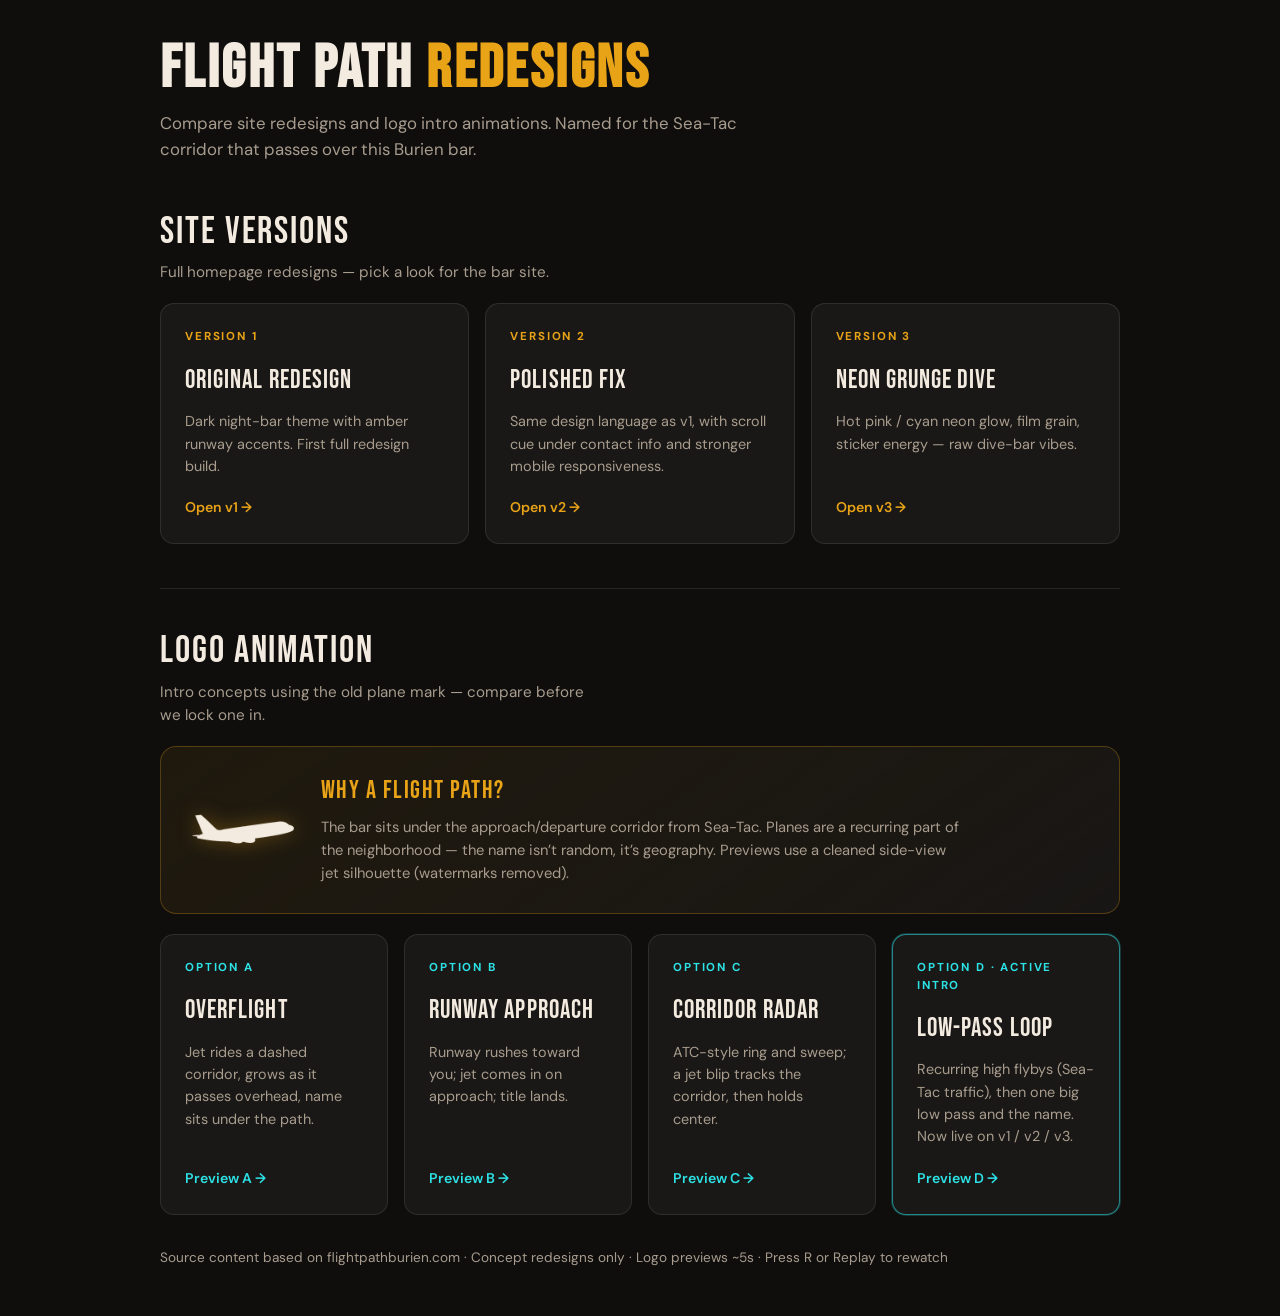
<file: index.html>
<!DOCTYPE html>
<html lang="en">
<head>
  <meta charset="UTF-8" />
  <meta name="viewport" content="width=device-width, initial-scale=1.0" />
  <title>Flight Path Redesigns · Compare Versions</title>
  <meta name="description" content="Compare Flight Path Burien website redesigns and logo animation options inspired by the Sea-Tac flight path." />
  <link rel="preconnect" href="https://fonts.googleapis.com" />
  <link rel="preconnect" href="https://fonts.gstatic.com" crossorigin />
  <link href="https://fonts.googleapis.com/css2?family=DM+Sans:wght@400;500;600;700&family=Bebas+Neue&display=swap" rel="stylesheet" />
  <style>
    :root {
      --bg: #0f0e0d;
      --card: #1a1816;
      --cream: #f3ebe0;
      --muted: #a89c8e;
      --amber: #e8a317;
      --line: rgba(243, 235, 224, 0.1);
      --cyan: #2de2e6;
    }
    * { box-sizing: border-box; margin: 0; padding: 0; }
    body {
      font-family: "DM Sans", system-ui, sans-serif;
      background: var(--bg);
      color: var(--cream);
      min-height: 100vh;
      line-height: 1.55;
      padding: 2.5rem 1.25rem 3rem;
    }
    .wrap {
      max-width: 960px;
      margin: 0 auto;
    }
    h1 {
      font-family: "Bebas Neue", sans-serif;
      font-size: clamp(2.5rem, 8vw, 3.8rem);
      letter-spacing: 0.04em;
      line-height: 0.95;
      margin-bottom: 0.75rem;
    }
    h1 span { color: var(--amber); }
    .lead {
      color: var(--muted);
      max-width: 38rem;
      margin-bottom: 2.5rem;
      font-size: 1.05rem;
    }
    .section-head {
      display: flex;
      flex-wrap: wrap;
      align-items: flex-end;
      justify-content: space-between;
      gap: 1rem;
      margin: 2.75rem 0 1.15rem;
      padding-top: 2rem;
      border-top: 1px solid var(--line);
    }
    .section-head:first-of-type {
      margin-top: 0;
      padding-top: 0;
      border-top: none;
    }
    .section-head h2 {
      font-family: "Bebas Neue", sans-serif;
      font-size: clamp(1.8rem, 4vw, 2.4rem);
      letter-spacing: 0.05em;
      font-weight: 400;
    }
    .section-head p {
      color: var(--muted);
      font-size: 0.95rem;
      max-width: 28rem;
    }
    .plaque {
      background: linear-gradient(145deg, rgba(232, 163, 23, 0.08), rgba(26, 24, 22, 0.9));
      border: 1px solid rgba(232, 163, 23, 0.28);
      border-radius: 16px;
      padding: 1.35rem 1.35rem 1.5rem;
      margin-bottom: 1.25rem;
      display: grid;
      grid-template-columns: auto 1fr;
      gap: 1.15rem;
      align-items: center;
    }
    .plaque img {
      width: 72px;
      height: 72px;
      border-radius: 50%;
      background: #fff;
      object-fit: cover;
      box-shadow: 0 0 24px rgba(232, 163, 23, 0.2);
    }
    .plaque h3 {
      font-family: "Bebas Neue", sans-serif;
      font-size: 1.55rem;
      letter-spacing: 0.06em;
      font-weight: 400;
      margin-bottom: 0.35rem;
      color: var(--amber);
    }
    .plaque p {
      color: var(--muted);
      font-size: 0.92rem;
      max-width: 40rem;
    }
    .grid {
      display: grid;
      gap: 1rem;
    }
    @media (min-width: 720px) {
      .grid { grid-template-columns: repeat(3, 1fr); }
      .grid.four { grid-template-columns: repeat(2, 1fr); }
    }
    @media (min-width: 900px) {
      .grid.four { grid-template-columns: repeat(4, 1fr); }
    }
    a.card {
      display: flex;
      flex-direction: column;
      background: var(--card);
      border: 1px solid var(--line);
      border-radius: 14px;
      padding: 1.5rem;
      text-decoration: none;
      color: inherit;
      transition: transform 0.25s, border-color 0.25s, box-shadow 0.25s;
      min-height: 200px;
    }
    a.card:hover {
      transform: translateY(-4px);
      border-color: rgba(232, 163, 23, 0.35);
      box-shadow: 0 16px 40px rgba(0,0,0,0.35);
    }
    a.card.anim:hover {
      border-color: rgba(45, 226, 230, 0.4);
    }
    .tag {
      font-size: 0.72rem;
      letter-spacing: 0.16em;
      text-transform: uppercase;
      color: var(--amber);
      font-weight: 700;
      margin-bottom: 0.85rem;
    }
    a.card.anim .tag {
      color: var(--cyan);
    }
    .card h2,
    .card h3 {
      font-family: "Bebas Neue", sans-serif;
      font-size: 1.65rem;
      letter-spacing: 0.04em;
      margin-bottom: 0.6rem;
      font-weight: 400;
    }
    .card p {
      color: var(--muted);
      font-size: 0.9rem;
      flex: 1;
    }
    .card .go {
      margin-top: 1.25rem;
      font-weight: 600;
      font-size: 0.88rem;
      color: var(--amber);
    }
    a.card.anim .go {
      color: var(--cyan);
    }
    .note {
      margin-top: 2rem;
      color: var(--muted);
      font-size: 0.85rem;
    }
    @media (max-width: 520px) {
      .plaque {
        grid-template-columns: 1fr;
        text-align: center;
        justify-items: center;
      }
    }
  </style>
</head>
<body>
  <div class="wrap">
    <h1>Flight Path <span>Redesigns</span></h1>
    <p class="lead">
      Compare site redesigns and logo intro animations. Named for the Sea-Tac corridor that passes over this Burien bar.
    </p>

    <div class="section-head">
      <div>
        <h2>Site versions</h2>
        <p>Full homepage redesigns — pick a look for the bar site.</p>
      </div>
    </div>
    <div class="grid">
      <a class="card" href="v1/index.html">
        <div class="tag">Version 1</div>
        <h2>Original redesign</h2>
        <p>Dark night-bar theme with amber runway accents. First full redesign build.</p>
        <div class="go">Open v1 →</div>
      </a>
      <a class="card" href="v2/index.html">
        <div class="tag">Version 2</div>
        <h2>Polished fix</h2>
        <p>Same design language as v1, with scroll cue under contact info and stronger mobile responsiveness.</p>
        <div class="go">Open v2 →</div>
      </a>
      <a class="card" href="v3/index.html">
        <div class="tag">Version 3</div>
        <h2>Neon grunge dive</h2>
        <p>Hot pink / cyan neon glow, film grain, sticker energy — raw dive-bar vibes.</p>
        <div class="go">Open v3 →</div>
      </a>
    </div>

    <div class="section-head">
      <div>
        <h2>Logo animation</h2>
        <p>Intro concepts using the old plane mark — compare before we lock one in.</p>
      </div>
    </div>

    <div class="plaque">
      <img src="logo-anim/plane.png" alt="Airplane silhouette" width="120" height="90" style="width:120px;height:auto;border-radius:0;background:transparent;box-shadow:none;filter:drop-shadow(0 0 10px rgba(232,163,23,0.35));" />
      <div>
        <h3>Why a flight path?</h3>
        <p>
          The bar sits under the approach/departure corridor from Sea-Tac. Planes are a recurring part of the neighborhood —
          the name isn’t random, it’s geography. Previews use a cleaned side-view jet silhouette (watermarks removed).
        </p>
      </div>
    </div>

    <div class="grid four">
      <a class="card anim" href="logo-anim/a-overflight.html">
        <div class="tag">Option A</div>
        <h3>Overflight</h3>
        <p>Jet rides a dashed corridor, grows as it passes overhead, name sits under the path.</p>
        <div class="go">Preview A →</div>
      </a>
      <a class="card anim" href="logo-anim/b-runway-approach.html">
        <div class="tag">Option B</div>
        <h3>Runway approach</h3>
        <p>Runway rushes toward you; jet comes in on approach; title lands.</p>
        <div class="go">Preview B →</div>
      </a>
      <a class="card anim" href="logo-anim/c-corridor-radar.html">
        <div class="tag">Option C</div>
        <h3>Corridor radar</h3>
        <p>ATC-style ring and sweep; a jet blip tracks the corridor, then holds center.</p>
        <div class="go">Preview C →</div>
      </a>
      <a class="card anim" href="logo-anim/d-low-pass.html" style="border-color: rgba(45, 226, 230, 0.55); box-shadow: 0 0 0 1px rgba(45,226,230,0.2);">
        <div class="tag">Option D · Active intro</div>
        <h3>Low-pass loop</h3>
        <p>Recurring high flybys (Sea-Tac traffic), then one big low pass and the name. Now live on v1 / v2 / v3.</p>
        <div class="go">Preview D →</div>
      </a>
    </div>

    <p class="note">
      Source content based on flightpathburien.com · Concept redesigns only · Logo previews ~5s · Press R or Replay to rewatch
    </p>
  </div>
</body>
</html>
</file>
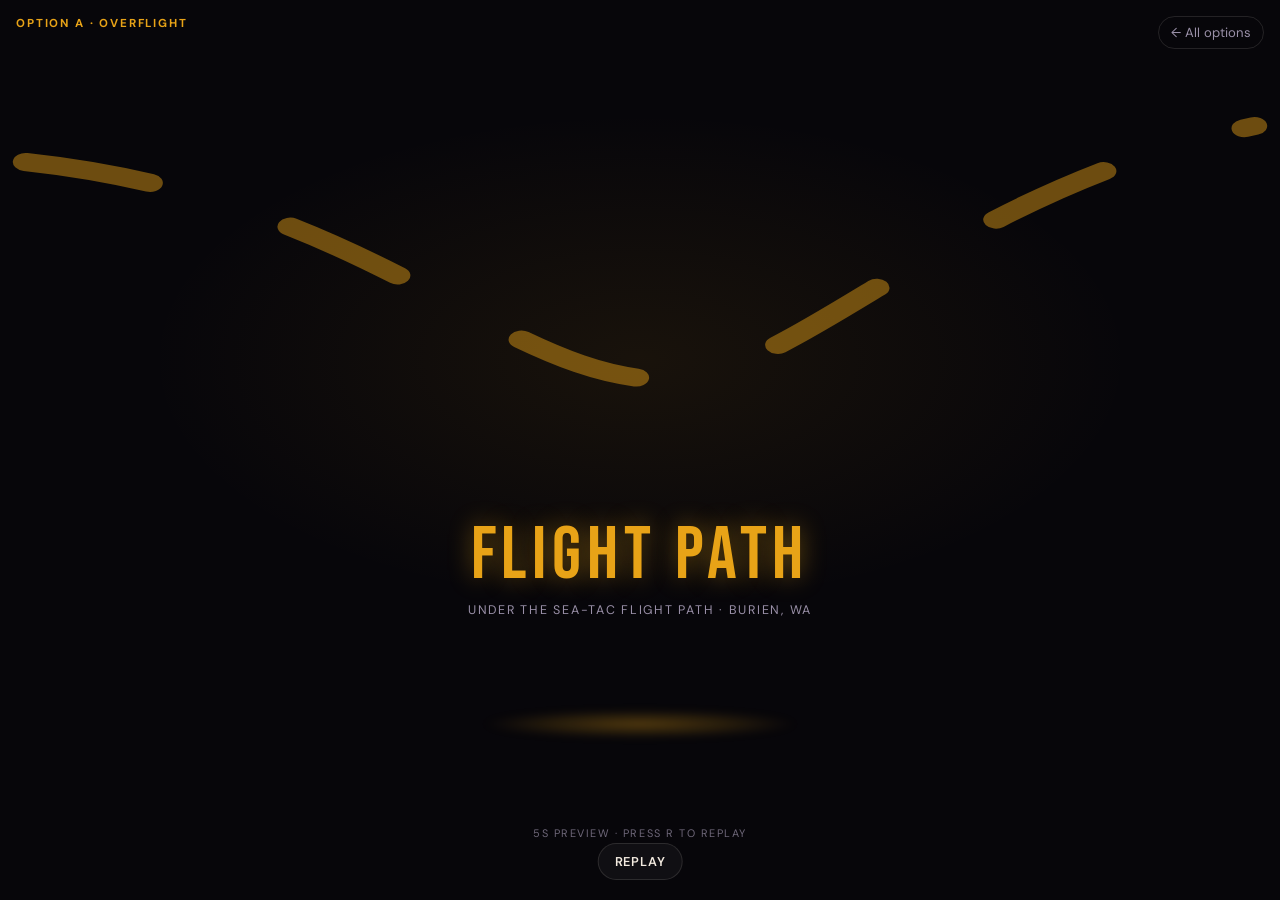
<file: logo-anim/a-overflight.html>
<!DOCTYPE html>
<html lang="en">
<head>
  <meta charset="UTF-8" />
  <meta name="viewport" content="width=device-width, initial-scale=1.0" />
  <title>Logo Anim A · Overflight | Flight Path</title>
  <link rel="preconnect" href="https://fonts.googleapis.com" />
  <link rel="preconnect" href="https://fonts.gstatic.com" crossorigin />
  <link href="https://fonts.googleapis.com/css2?family=Bebas+Neue&family=DM+Sans:wght@400;600;700&display=swap" rel="stylesheet" />
  <link rel="stylesheet" href="shared.css" />
</head>
<body>
  <div id="stage" class="stage anim-a">
    <div class="stage-label">Option A · Overflight</div>
    <a class="back-link" href="../index.html">← All options</a>

    <svg class="sky-path" viewBox="0 0 100 100" preserveAspectRatio="none" aria-hidden="true">
      <path d="M 2 18 C 28 22, 38 40, 50 42 C 62 44, 72 22, 98 14" />
    </svg>
    <div class="ground-glow" aria-hidden="true"></div>

    <div class="flyer" aria-hidden="true">
      <img class="jet jet-side" src="plane.png" alt="" width="320" height="240" />
    </div>

    <div class="title-block">
      <h1>Flight Path</h1>
      <p>Under the Sea-Tac flight path · Burien, WA</p>
    </div>

    <p class="hint">5s preview · Press R to replay</p>
    <div class="controls">
      <button type="button" id="replay">Replay</button>
    </div>
  </div>
  <script src="shared.js"></script>
</body>
</html>
</file>
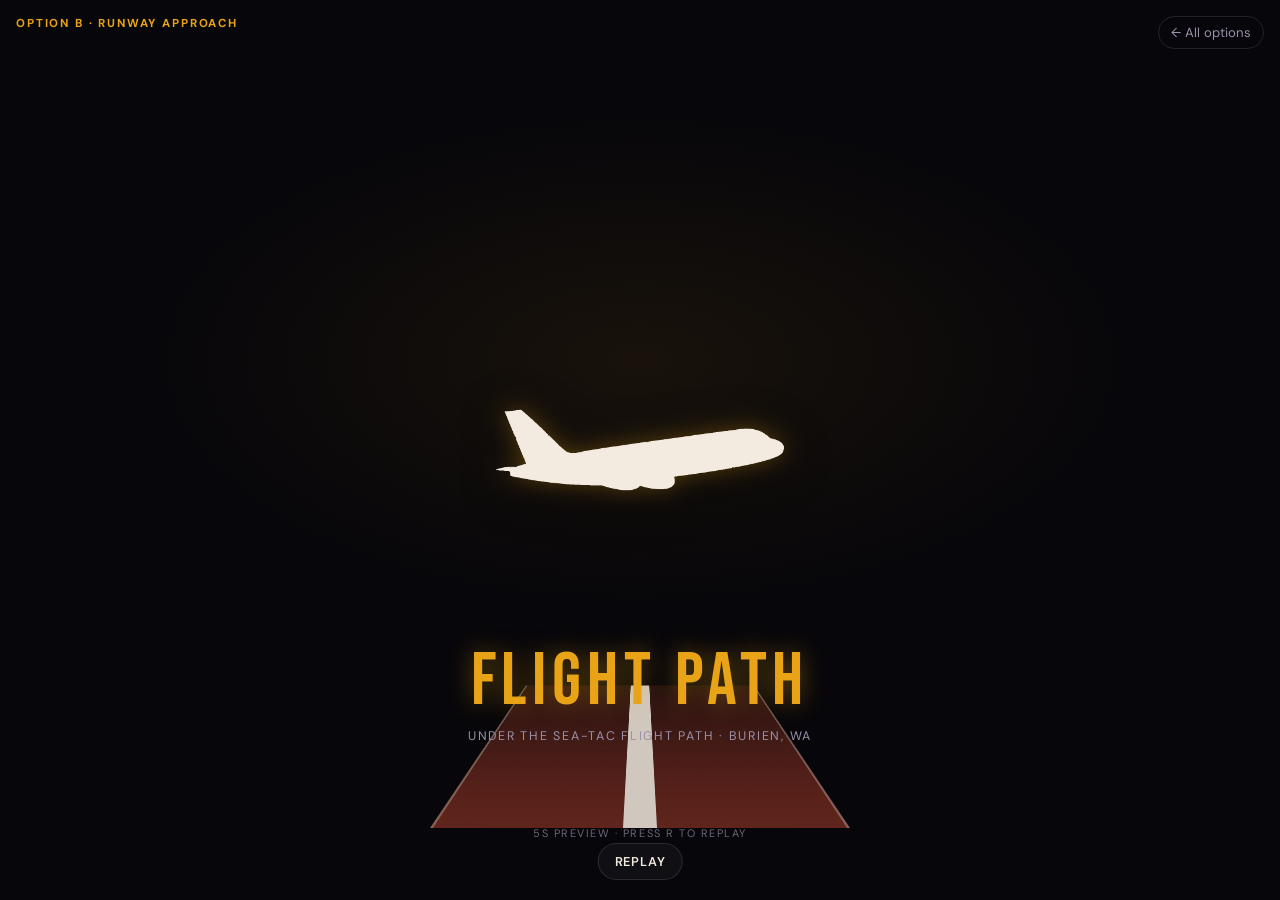
<file: logo-anim/b-runway-approach.html>
<!DOCTYPE html>
<html lang="en">
<head>
  <meta charset="UTF-8" />
  <meta name="viewport" content="width=device-width, initial-scale=1.0" />
  <title>Logo Anim B · Runway Approach | Flight Path</title>
  <link rel="preconnect" href="https://fonts.googleapis.com" />
  <link rel="preconnect" href="https://fonts.gstatic.com" crossorigin />
  <link href="https://fonts.googleapis.com/css2?family=Bebas+Neue&family=DM+Sans:wght@400;600;700&display=swap" rel="stylesheet" />
  <link rel="stylesheet" href="shared.css" />
</head>
<body>
  <div id="stage" class="stage anim-b">
    <div class="stage-label">Option B · Runway Approach</div>
    <a class="back-link" href="../index.html">← All options</a>

    <div class="runway" aria-hidden="true"></div>
    <div class="approach-wrap" aria-hidden="true">
      <img class="jet jet-top" src="plane.png" alt="" width="320" height="240" />
    </div>

    <div class="title-block">
      <h1>Flight Path</h1>
      <p>Under the Sea-Tac flight path · Burien, WA</p>
    </div>

    <p class="hint">5s preview · Press R to replay</p>
    <div class="controls">
      <button type="button" id="replay">Replay</button>
    </div>
  </div>
  <script src="shared.js"></script>
</body>
</html>
</file>
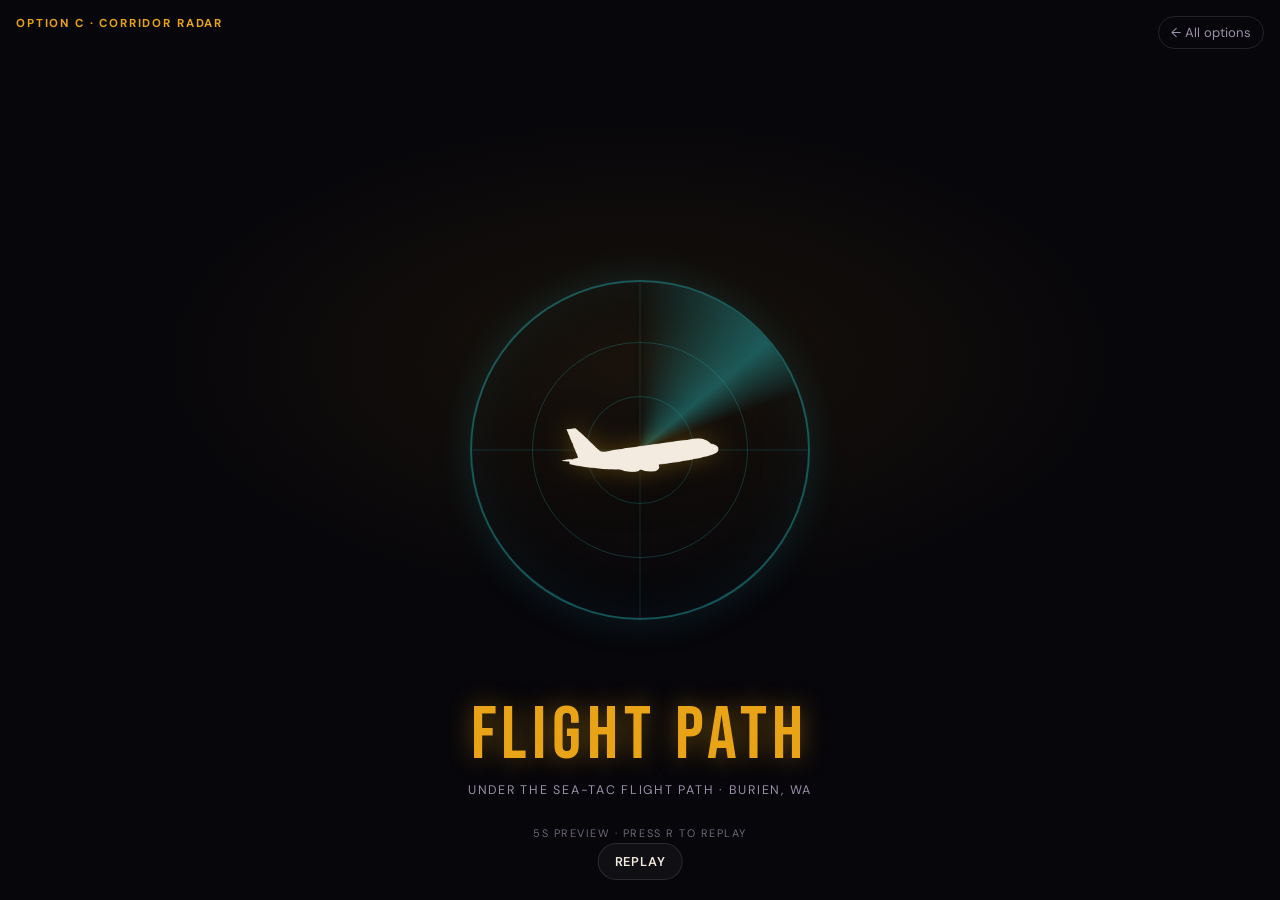
<file: logo-anim/c-corridor-radar.html>
<!DOCTYPE html>
<html lang="en">
<head>
  <meta charset="UTF-8" />
  <meta name="viewport" content="width=device-width, initial-scale=1.0" />
  <title>Logo Anim C · Corridor Radar | Flight Path</title>
  <link rel="preconnect" href="https://fonts.googleapis.com" />
  <link rel="preconnect" href="https://fonts.gstatic.com" crossorigin />
  <link href="https://fonts.googleapis.com/css2?family=Bebas+Neue&family=DM+Sans:wght@400;600;700&display=swap" rel="stylesheet" />
  <link rel="stylesheet" href="shared.css" />
</head>
<body>
  <div id="stage" class="stage anim-c">
    <div class="stage-label">Option C · Corridor Radar</div>
    <a class="back-link" href="../index.html">← All options</a>

    <div class="radar" aria-hidden="true">
      <div class="radar-cross"></div>
      <div class="radar-ring"></div>
      <div class="radar-ring r2"></div>
      <div class="sweep"></div>
      <div class="radar-jet">
        <img class="jet jet-side" src="plane.png" alt="" width="320" height="240" />
      </div>
    </div>

    <div class="title-block">
      <h1>Flight Path</h1>
      <p>Under the Sea-Tac flight path · Burien, WA</p>
    </div>

    <p class="hint">5s preview · Press R to replay</p>
    <div class="controls">
      <button type="button" id="replay">Replay</button>
    </div>
  </div>
  <script src="shared.js"></script>
</body>
</html>
</file>
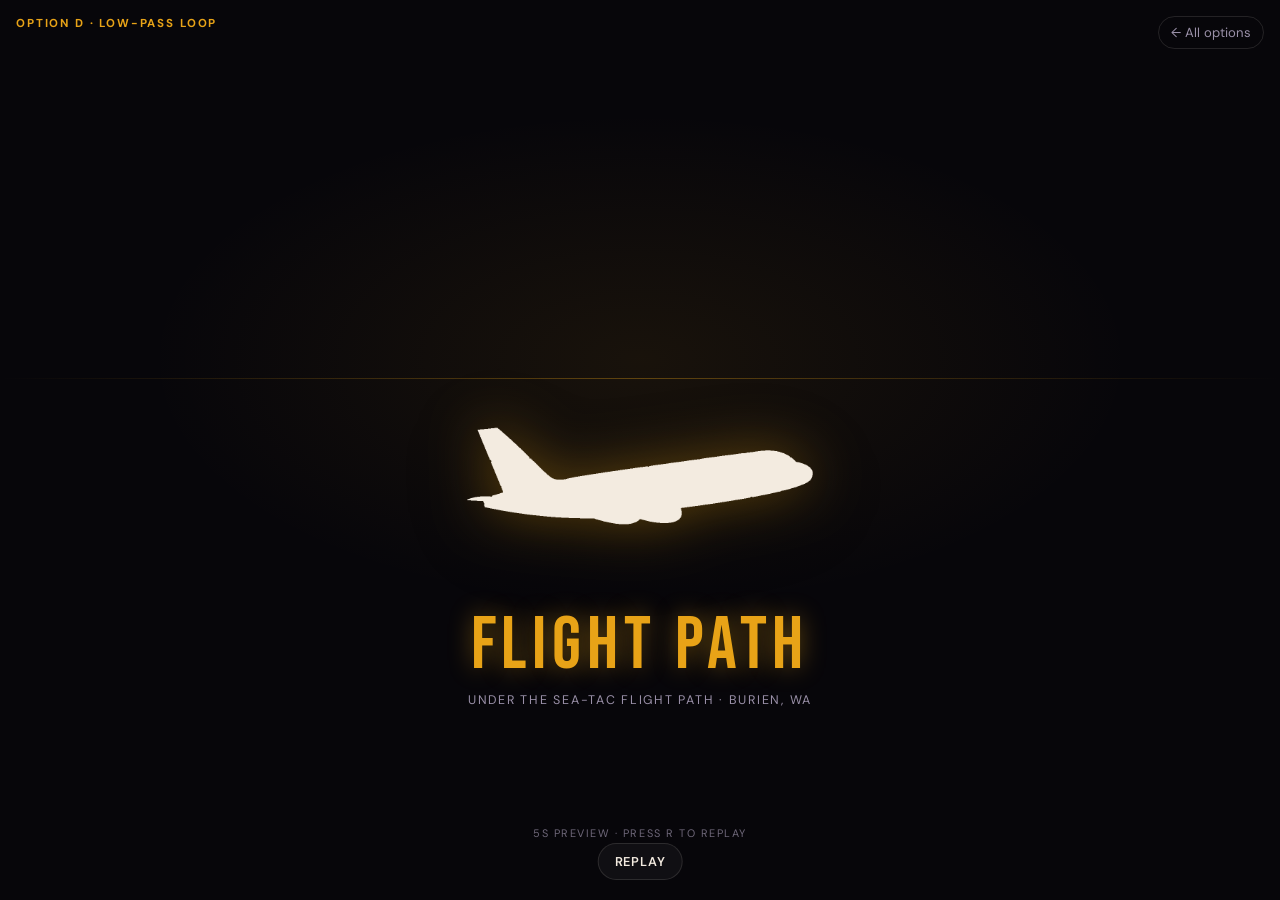
<file: logo-anim/d-low-pass.html>
<!DOCTYPE html>
<html lang="en">
<head>
  <meta charset="UTF-8" />
  <meta name="viewport" content="width=device-width, initial-scale=1.0" />
  <title>Logo Anim D · Low-Pass Loop | Flight Path</title>
  <link rel="preconnect" href="https://fonts.googleapis.com" />
  <link rel="preconnect" href="https://fonts.gstatic.com" crossorigin />
  <link href="https://fonts.googleapis.com/css2?family=Bebas+Neue&family=DM+Sans:wght@400;600;700&display=swap" rel="stylesheet" />
  <link rel="stylesheet" href="shared.css" />
</head>
<body>
  <div id="stage" class="stage anim-d">
    <div class="stage-label">Option D · Low-Pass Loop</div>
    <a class="back-link" href="../index.html">← All options</a>

    <div class="corridor-line" aria-hidden="true"></div>

    <div class="traffic" aria-hidden="true">
      <div class="mini m1">
        <img class="jet jet-side" src="plane.png" alt="" width="320" height="240" />
      </div>
      <div class="mini m2">
        <img class="jet jet-side" src="plane.png" alt="" width="320" height="240" />
      </div>
      <div class="mini m3">
        <img class="jet jet-side" src="plane.png" alt="" width="320" height="240" />
      </div>
    </div>

    <div class="hero-pass" aria-hidden="true">
      <img class="jet jet-side" src="plane.png" alt="" width="320" height="240" />
    </div>

    <div class="title-block">
      <h1>Flight Path</h1>
      <p>Under the Sea-Tac flight path · Burien, WA</p>
    </div>

    <p class="hint">5s preview · Press R to replay</p>
    <div class="controls">
      <button type="button" id="replay">Replay</button>
    </div>
  </div>
  <script src="shared.js"></script>
</body>
</html>
</file>
<file: logo-anim/shared.css>
/* Shared stage for logo animation previews */
:root {
  --void: #07060a;
  --cream: #f3ebe0;
  --muted: #9a90a8;
  --amber: #e8a317;
  --cyan: #2de2e6;
  --pink: #ff2d95;
  --line: rgba(243, 235, 224, 0.12);
  --font-display: "Bebas Neue", Impact, sans-serif;
  --font-body: "DM Sans", system-ui, sans-serif;
  --ease: cubic-bezier(0.22, 1, 0.36, 1);
}

*,
*::before,
*::after {
  box-sizing: border-box;
  margin: 0;
  padding: 0;
}

html,
body {
  height: 100%;
}

body {
  font-family: var(--font-body);
  background: var(--void);
  color: var(--cream);
  overflow: hidden;
  -webkit-font-smoothing: antialiased;
}

.stage {
  position: relative;
  width: 100%;
  height: 100%;
  min-height: 100dvh;
  display: grid;
  place-items: center;
  overflow: hidden;
  background: radial-gradient(ellipse 70% 50% at 50% 40%, rgba(232, 163, 23, 0.08), transparent 55%), var(--void);
}

.stage-label {
  position: absolute;
  top: 1rem;
  left: 1rem;
  z-index: 20;
  font-size: 0.72rem;
  letter-spacing: 0.16em;
  text-transform: uppercase;
  color: var(--amber);
  font-weight: 700;
}

.back-link {
  position: absolute;
  top: 1rem;
  right: 1rem;
  z-index: 20;
  font-size: 0.82rem;
  color: var(--muted);
  text-decoration: none;
  border: 1px solid var(--line);
  padding: 0.45rem 0.75rem;
  border-radius: 999px;
  transition: color 0.2s, border-color 0.2s;
}

.back-link:hover {
  color: var(--cream);
  border-color: rgba(232, 163, 23, 0.4);
}

.controls {
  position: absolute;
  bottom: 1.25rem;
  left: 50%;
  transform: translateX(-50%);
  z-index: 20;
  display: flex;
  gap: 0.65rem;
  align-items: center;
}

.controls button {
  font-family: inherit;
  cursor: pointer;
  border: 1px solid var(--line);
  background: rgba(255, 255, 255, 0.04);
  color: var(--cream);
  padding: 0.55rem 1rem;
  border-radius: 999px;
  font-size: 0.8rem;
  font-weight: 600;
  letter-spacing: 0.06em;
  text-transform: uppercase;
  transition: border-color 0.2s, background 0.2s;
}

.controls button:hover {
  border-color: var(--amber);
  background: rgba(232, 163, 23, 0.1);
}

.hint {
  position: absolute;
  bottom: 3.75rem;
  left: 50%;
  transform: translateX(-50%);
  z-index: 20;
  font-size: 0.68rem;
  letter-spacing: 0.14em;
  text-transform: uppercase;
  color: var(--muted);
  opacity: 0.7;
  white-space: nowrap;
}

/* Title block (shared end state) */
.title-block {
  position: absolute;
  left: 50%;
  top: 62%;
  transform: translate(-50%, 12px);
  text-align: center;
  opacity: 0;
  z-index: 10;
  transition: opacity 0.6s var(--ease), transform 0.6s var(--ease);
  pointer-events: none;
  width: min(90vw, 36rem);
  padding-inline: 0.75rem;
  box-sizing: border-box;
}

.stage.is-playing .title-block.show,
.stage.is-done .title-block,
.stage.reduced .title-block {
  opacity: 1;
  transform: translate(-50%, 0);
}

.title-block h1 {
  font-family: var(--font-display);
  font-size: clamp(2.4rem, 9vw, 4.6rem);
  letter-spacing: 0.08em;
  line-height: 0.95;
  font-weight: 400;
  color: var(--amber);
  text-shadow: 0 0 24px rgba(232, 163, 23, 0.45);
}

.title-block p {
  margin-top: 0.55rem;
  font-size: 0.78rem;
  letter-spacing: 0.14em;
  text-transform: uppercase;
  color: var(--muted);
  max-width: 22rem;
  margin-inline: auto;
  line-height: 1.45;
}

@media (max-width: 600px) and (orientation: portrait) {
  .title-block {
    top: 56%;
  }

  .title-block h1 {
    font-size: clamp(2rem, 10vw, 3rem);
  }

  .anim-d .hero-pass {
    top: 28%;
    width: min(55vw, 240px);
  }
}

.jet {
  display: block;
  width: 100%;
  height: auto;
  object-fit: contain;
  user-select: none;
  pointer-events: none;
  /* PNG is black fill + white outline; on dark stage the body blends and outline reads clean */
  filter: drop-shadow(0 0 12px rgba(232, 163, 23, 0.35)) drop-shadow(0 8px 20px rgba(0, 0, 0, 0.55));
}

.jet-side,
.jet-top {
  width: 100%;
}

/* ========== A · Overflight ========== */
.anim-a .sky-path {
  position: absolute;
  inset: 0;
  width: 100%;
  height: 100%;
  opacity: 0;
  transition: opacity 0.5s ease;
}

.anim-a.is-playing .sky-path {
  opacity: 1;
}

.anim-a .sky-path path {
  fill: none;
  stroke: rgba(232, 163, 23, 0.45);
  stroke-width: 2;
  stroke-dasharray: 10 12;
  stroke-linecap: round;
}

.anim-a.is-playing .sky-path path {
  animation: dashMove 1.2s linear infinite;
}

@keyframes dashMove {
  to {
    stroke-dashoffset: -44;
  }
}

.anim-a .ground-glow {
  position: absolute;
  left: 50%;
  bottom: 18%;
  width: min(60vw, 320px);
  height: 28px;
  transform: translateX(-50%);
  border-radius: 50%;
  background: radial-gradient(ellipse, rgba(232, 163, 23, 0.35), transparent 70%);
  opacity: 0;
  filter: blur(4px);
  transition: opacity 0.6s ease;
}

.anim-a.is-playing .ground-glow {
  opacity: 1;
  animation: groundPulse 1.4s ease-in-out infinite alternate;
}

@keyframes groundPulse {
  from {
    transform: translateX(-50%) scaleX(0.85);
    opacity: 0.45;
  }
  to {
    transform: translateX(-50%) scaleX(1.1);
    opacity: 0.9;
  }
}

.anim-a .flyer {
  position: absolute;
  width: clamp(140px, 28vw, 280px);
  left: 8%;
  top: 12%;
  opacity: 0;
  transform: scale(0.35);
  z-index: 5;
  will-change: transform, left, top, opacity;
}

.anim-a.is-playing .flyer {
  animation: overflight 4.2s var(--ease) 0.2s forwards;
}

@keyframes overflight {
  0% {
    left: -8%;
    top: 14%;
    opacity: 0;
    transform: scale(0.45) rotate(-8deg);
  }
  10% {
    opacity: 1;
  }
  45% {
    left: 38%;
    top: 30%;
    transform: scale(1.05) rotate(-3deg);
  }
  55% {
    left: 48%;
    top: 36%;
    transform: scale(1.35) rotate(0deg);
  }
  100% {
    left: 105%;
    top: 12%;
    opacity: 0.2;
    transform: scale(0.55) rotate(6deg);
  }
}

.anim-a .title-block {
  top: 58%;
}

.anim-a.is-playing .title-block {
  transition-delay: 2.1s;
  opacity: 1;
  transform: translate(-50%, 0);
}

/* ========== B · Runway approach ========== */
.anim-b .runway {
  position: absolute;
  left: 50%;
  bottom: 8%;
  width: min(70vw, 420px);
  height: 42%;
  transform: translateX(-50%) perspective(500px) rotateX(58deg);
  transform-origin: center bottom;
  background:
    linear-gradient(90deg, transparent 0%, transparent 46%, #f3ebe0 46%, #f3ebe0 54%, transparent 54%),
    linear-gradient(180deg, rgba(196, 69, 45, 0.15), rgba(196, 69, 45, 0.55));
  border-left: 3px solid rgba(243, 235, 224, 0.35);
  border-right: 3px solid rgba(243, 235, 224, 0.35);
  opacity: 0;
  z-index: 2;
}

.anim-b.is-playing .runway {
  animation: runwayRush 4.5s var(--ease) forwards;
}

@keyframes runwayRush {
  0% {
    opacity: 0;
    height: 20%;
    filter: blur(2px);
  }
  20% {
    opacity: 1;
  }
  100% {
    opacity: 0.85;
    height: 55%;
    filter: blur(0);
  }
}

.anim-b .approach-wrap {
  position: relative;
  width: min(62vw, 340px);
  opacity: 0;
  transform: scale(0.25) translateY(80px) rotate(-8deg);
  z-index: 5;
}

.anim-b.is-playing .approach-wrap {
  animation: jetApproach 4.5s var(--ease) forwards;
}

@keyframes jetApproach {
  0% {
    opacity: 0;
    transform: scale(0.2) translateY(100px) rotate(-12deg);
  }
  12% {
    opacity: 1;
  }
  55% {
    transform: scale(1.1) translateY(-8px) rotate(-4deg);
  }
  100% {
    opacity: 1;
    transform: scale(1) translateY(0) rotate(0deg);
  }
}

.anim-b .title-block {
  top: 72%;
}

.anim-b.is-playing .title-block {
  transition-delay: 2.4s;
  opacity: 1;
  transform: translate(-50%, 0);
}

/* ========== C · Corridor radar ========== */
.anim-c .radar {
  position: relative;
  width: min(72vw, 340px);
  aspect-ratio: 1;
  border-radius: 50%;
  border: 2px solid rgba(45, 226, 230, 0.35);
  box-shadow: 0 0 40px rgba(45, 226, 230, 0.12), inset 0 0 60px rgba(45, 226, 230, 0.06);
  z-index: 4;
}

.anim-c .radar-ring {
  position: absolute;
  inset: 18%;
  border-radius: 50%;
  border: 1px solid rgba(45, 226, 230, 0.2);
}

.anim-c .radar-ring.r2 {
  inset: 34%;
}

.anim-c .radar-cross::before,
.anim-c .radar-cross::after {
  content: "";
  position: absolute;
  background: rgba(45, 226, 230, 0.15);
  left: 50%;
  top: 50%;
  transform: translate(-50%, -50%);
}

.anim-c .radar-cross::before {
  width: 100%;
  height: 1px;
}

.anim-c .radar-cross::after {
  width: 1px;
  height: 100%;
}

.anim-c .sweep {
  position: absolute;
  inset: 0;
  border-radius: 50%;
  background: conic-gradient(from 0deg, transparent 0deg, rgba(45, 226, 230, 0.35) 50deg, transparent 70deg);
  opacity: 0;
}

.anim-c.is-playing .sweep {
  opacity: 1;
  animation: radarSweep 2.2s linear 0.2s 2;
}

@keyframes radarSweep {
  from {
    transform: rotate(0deg);
  }
  to {
    transform: rotate(360deg);
  }
}

.anim-c .radar-jet {
  position: absolute;
  left: 50%;
  top: 50%;
  width: 55%;
  transform: translate(-50%, -50%) scale(0.2);
  opacity: 0;
  z-index: 3;
}

.anim-c.is-playing .radar-jet {
  animation: blipReveal 4.5s var(--ease) 0.8s forwards;
}

@keyframes blipReveal {
  0% {
    opacity: 0;
    transform: translate(-50%, -50%) scale(0.12) rotate(-20deg);
  }
  18% {
    opacity: 1;
    transform: translate(-30%, -40%) scale(0.4) rotate(-10deg);
  }
  45% {
    transform: translate(10%, -55%) scale(0.55) rotate(5deg);
  }
  75% {
    transform: translate(-50%, -50%) scale(1) rotate(0deg);
  }
  100% {
    opacity: 1;
    transform: translate(-50%, -50%) scale(1) rotate(0deg);
  }
}

.anim-c .title-block {
  top: 78%;
}

.anim-c.is-playing .title-block {
  transition-delay: 2.8s;
  opacity: 1;
  transform: translate(-50%, 0);
}

/* ========== D · Low-pass loop ========== */
.anim-d .traffic {
  position: absolute;
  inset: 0;
  z-index: 3;
  pointer-events: none;
}

.anim-d .mini {
  position: absolute;
  width: clamp(80px, 14vw, 130px);
  opacity: 0;
  filter: brightness(0.95);
}

.anim-d.is-playing .mini.m1 {
  top: 18%;
  animation: passRight 2.2s linear 0.15s forwards;
}

.anim-d.is-playing .mini.m2 {
  top: 28%;
  animation: passLeft 2s linear 0.9s forwards;
}

.anim-d.is-playing .mini.m3 {
  top: 22%;
  animation: passRight 1.8s linear 1.7s forwards;
}

@keyframes passRight {
  0% {
    left: -10%;
    opacity: 0;
    transform: scale(0.7);
  }
  10% {
    opacity: 0.7;
  }
  90% {
    opacity: 0.7;
  }
  100% {
    left: 110%;
    opacity: 0;
    transform: scale(0.7);
  }
}

@keyframes passLeft {
  0% {
    left: 110%;
    opacity: 0;
    transform: scale(0.65) scaleX(-1);
  }
  10% {
    opacity: 0.55;
  }
  90% {
    opacity: 0.55;
  }
  100% {
    left: -10%;
    opacity: 0;
    transform: scale(0.65) scaleX(-1);
  }
}

.anim-d .hero-pass {
  position: absolute;
  width: clamp(180px, 36vw, 340px);
  left: -20%;
  top: 34%;
  opacity: 0;
  z-index: 6;
}

.anim-d .hero-pass .jet {
  filter: drop-shadow(0 0 22px rgba(232, 163, 23, 0.4)) drop-shadow(0 10px 20px rgba(0, 0, 0, 0.5));
}

.anim-d.is-playing .hero-pass {
  animation: lowPass 2.4s var(--ease) 2.4s forwards;
}

@keyframes lowPass {
  0% {
    left: -25%;
    opacity: 0;
    transform: scale(0.8) rotate(-6deg);
  }
  12% {
    opacity: 1;
  }
  50% {
    left: 50%;
    transform: translateX(-50%) scale(1.35) rotate(0deg);
  }
  100% {
    left: 50%;
    opacity: 1;
    transform: translateX(-50%) scale(1.2) rotate(0deg);
  }
}

.anim-d .corridor-line {
  position: absolute;
  left: 0;
  right: 0;
  top: 42%;
  height: 1px;
  background: linear-gradient(90deg, transparent, rgba(232, 163, 23, 0.35), transparent);
  opacity: 0;
}

.anim-d.is-playing .corridor-line {
  opacity: 1;
  transition: opacity 0.5s ease 0.2s;
}

.anim-d .title-block {
  top: 68%;
}

.anim-d.is-playing .title-block {
  transition-delay: 3.4s;
  opacity: 1;
  transform: translate(-50%, 0);
}

/* Reduced motion */
@media (prefers-reduced-motion: reduce) {
  .anim-a .flyer,
  .anim-a .sky-path path,
  .anim-a .ground-glow,
  .anim-b .approach-wrap,
  .anim-c .sweep,
  .anim-c .radar-logo,
  .anim-d .mini,
  .anim-d .hero-pass {
    animation: none !important;
  }

  .stage.reduced .flyer,
  .stage.reduced .approach-wrap,
  .stage.reduced .radar-jet,
  .stage.reduced .hero-pass {
    opacity: 1 !important;
    transform: translateX(-50%) !important;
    left: 50% !important;
    top: 36% !important;
    width: min(55vw, 260px) !important;
    position: absolute;
  }

  .stage.reduced .sky-path,
  .stage.reduced .radar,
  .stage.reduced .corridor-line,
  .stage.reduced .traffic {
    opacity: 0.35;
  }
}
</file>
